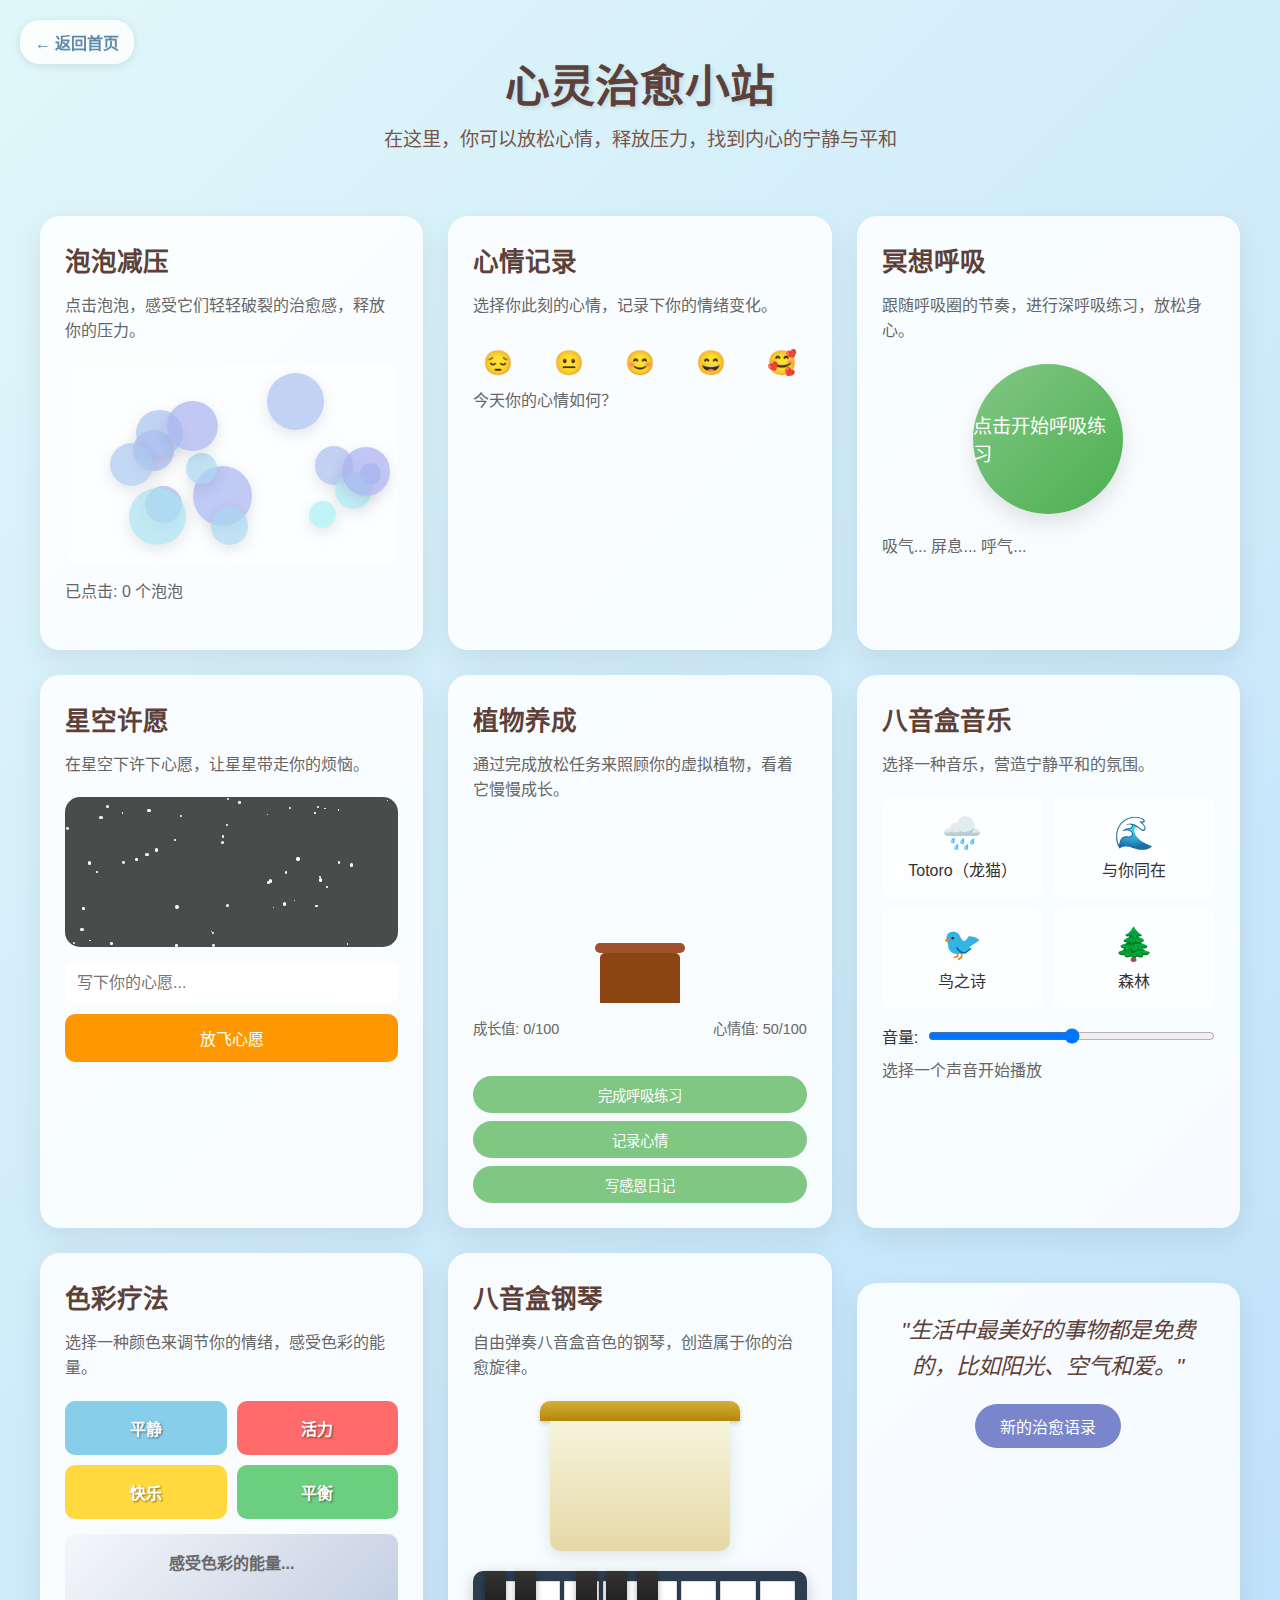
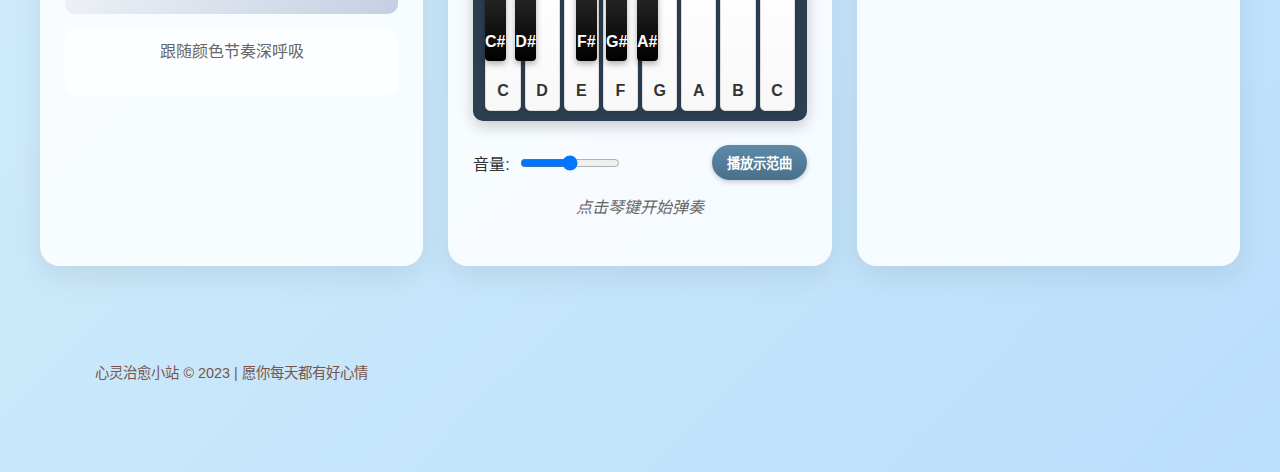
<file: index.html>
<!DOCTYPE html>
<html lang="zh-CN">
<head>
    <meta charset="UTF-8">
    <meta name="viewport" content="width=device-width, initial-scale=1.0">
    <title>心灵治愈小站</title>
    <link rel="stylesheet" href="cure-style.css">
</head>
<body>
    <div class="container">

    <!-- 在header之前添加返回按钮 -->
    <a href="fire.html" class="back-button">← 返回首页</a>

        <header>
            <h1>心灵治愈小站</h1>
            <p class="subtitle">在这里，你可以放松心情，释放压力，找到内心的宁静与平和</p>
        </header>
        
        <div class="features">
            <div class="feature-card">
                <h2>泡泡减压</h2>
                <p>点击泡泡，感受它们轻轻破裂的治愈感，释放你的压力。</p>
                <div class="bubble-area" id="bubbleArea"></div>
                <p>已点击: <span id="bubbleCount">0</span> 个泡泡</p>
            </div>
            
            <div class="feature-card">
                <h2>心情记录</h2>
                <p>选择你此刻的心情，记录下你的情绪变化。</p>
                <div class="mood-tracker">
                    <div class="mood-option" data-mood="sad">😔</div>
                    <div class="mood-option" data-mood="neutral">😐</div>
                    <div class="mood-option" data-mood="happy">😊</div>
                    <div class="mood-option" data-mood="excited">😄</div>
                    <div class="mood-option" data-mood="love">🥰</div>
                </div>
                <p id="moodMessage">今天你的心情如何？</p>
            </div>
            
            <div class="feature-card">
                <h2>冥想呼吸</h2>
                <p>跟随呼吸圈的节奏，进行深呼吸练习，放松身心。</p>
                <div class="breathing-circle" id="breathingCircle">
                    点击开始呼吸练习
                </div>
                <p id="breathInstruction">吸气... 屏息... 呼气...</p>
            </div>
            
            <div class="feature-card">
                <h2>星空许愿</h2>
                <p>在星空下许下心愿，让星星带走你的烦恼。</p>
                <div class="wish-area" id="wishArea"></div>
                <input type="text" class="wish-input" id="wishInput" placeholder="写下你的心愿...">
                <button class="wish-button" id="wishButton">放飞心愿</button>
            </div>
            <!-- 在features网格中添加以下三个卡片 -->

            <!-- 植物养成功能 -->
            <div class="feature-card">
                <h2>植物养成</h2>
                <p>通过完成放松任务来照顾你的虚拟植物，看着它慢慢成长。</p>
                <div class="plant-container">
                    <div class="plant" id="plant">
                        <div class="pot"></div>
                        <div class="stem"></div>
                        <div class="leaf leaf1"></div>
                        <div class="leaf leaf2"></div>
                        <div class="leaf leaf3"></div>
                    </div>
                </div>
                <div class="plant-status">
                    <p>成长值: <span id="growthValue">0</span>/100</p>
                    <p>心情值: <span id="moodValue">50</span>/100</p>
                </div>
                <div class="plant-tasks">
                    <button class="task-btn" id="breatheTask">完成呼吸练习</button>
                    <button class="task-btn" id="moodTask">记录心情</button>
                    <button class="task-btn" id="gratitudeTask">写感恩日记</button>
                </div>
            </div>

            <!-- 自然声音播放器 -->
            <div class="feature-card">
                <h2>八音盒音乐</h2>
                <p>选择一种音乐，营造宁静平和的氛围。</p>
                <div class="sound-player">
                    <div class="sound-option" data-sound="rain">
                        <div class="sound-icon">🌧️</div>
                        <span>Totoro（龙猫）</span>
                    </div>
                    <div class="sound-option" data-sound="waves">
                        <div class="sound-icon">🌊</div>
                        <span>与你同在</span>
                    </div>
                    <div class="sound-option" data-sound="birds">
                        <div class="sound-icon">🐦</div>
                        <span>鸟之诗</span>
                    </div>
                    <div class="sound-option" data-sound="forest">
                        <div class="sound-icon">🌲</div>
                        <span>森林</span>
                    </div>
                </div>
                <div class="volume-control">
                    <span>音量:</span>
                    <input type="range" id="volumeSlider" min="0" max="100" value="50">
                </div>
                <p id="soundStatus">选择一个声音开始播放</p>
            </div>

            <!-- 色彩疗法 -->
            <div class="feature-card">
                <h2>色彩疗法</h2>
                <p>选择一种颜色来调节你的情绪，感受色彩的能量。</p>
                <div class="color-therapy">
                    <div class="color-option" data-color="calm" style="background-color: #87CEEB;">
                        <span>平静</span>
                    </div>
                    <div class="color-option" data-color="energy" style="background-color: #FF6B6B;">
                        <span>活力</span>
                    </div>
                    <div class="color-option" data-color="happy" style="background-color: #FFD93D;">
                        <span>快乐</span>
                    </div>
                    <div class="color-option" data-color="balance" style="background-color: #6BCF7F;">
                        <span>平衡</span>
                    </div>
                </div>
                <div class="color-display" id="colorDisplay">
                    <p>感受色彩的能量...</p>
                </div>
                <div class="breathing-with-color" id="colorBreathing">
                    <p>跟随颜色节奏深呼吸</p>
                </div>
            </div>

        <!-- 八音盒钢琴模块 -->
<div class="feature-card">
    <h2>八音盒钢琴</h2>
    <p>自由弹奏八音盒音色的钢琴，创造属于你的治愈旋律。</p>
    
    <div class="music-box-container">
        <div class="music-box-top"></div>
        <div class="music-box-bottom">
            <div class="dancer" id="dancer"></div>
        </div>
    </div>
    
    <div class="piano-keyboard">
        <!-- 白键 -->
        <div class="white-keys">
            <div class="white-key" data-note="C4">C</div>
            <div class="white-key" data-note="D4">D</div>
            <div class="white-key" data-note="E4">E</div>
            <div class="white-key" data-note="F4">F</div>
            <div class="white-key" data-note="G4">G</div>
            <div class="white-key" data-note="A4">A</div>
            <div class="white-key" data-note="B4">B</div>
            <div class="white-key" data-note="C5">C</div>
        </div>
        
        <!-- 黑键 -->
        <div class="black-keys">
            <div class="black-key" data-note="C#4">C#</div>
            <div class="black-key" data-note="D#4">D#</div>
            <div class="black-key" style="visibility: hidden;"></div> <!-- 占位 -->
            <div class="black-key" data-note="F#4">F#</div>
            <div class="black-key" data-note="G#4">G#</div>
            <div class="black-key" data-note="A#4">A#</div>
            <div class="black-key" style="visibility: hidden;"></div> <!-- 占位 -->
        </div>
    </div>
    
    <div class="piano-controls">
        <div class="volume-control">
            <span>音量:</span>
            <input type="range" id="pianoVolume" min="0" max="100" value="50">
        </div>
        <button class="demo-btn" id="demoBtn">播放示范曲</button>
    </div>
    
    <p id="pianoStatus">点击琴键开始弹奏</p>
</div>



        <div class="quote-section">
            <p class="quote" id="quote">"生活中最美好的事物都是免费的，比如阳光、空气和爱。"</p>
            <button class="new-quote" id="newQuote">新的治愈语录</button>
        </div>
        
        <footer>
            <p>心灵治愈小站 © 2023 | 愿你每天都有好心情</p>
        </footer>
    </div>

    <script src="cure-script.js"></script>
</body>

</html>
</file>
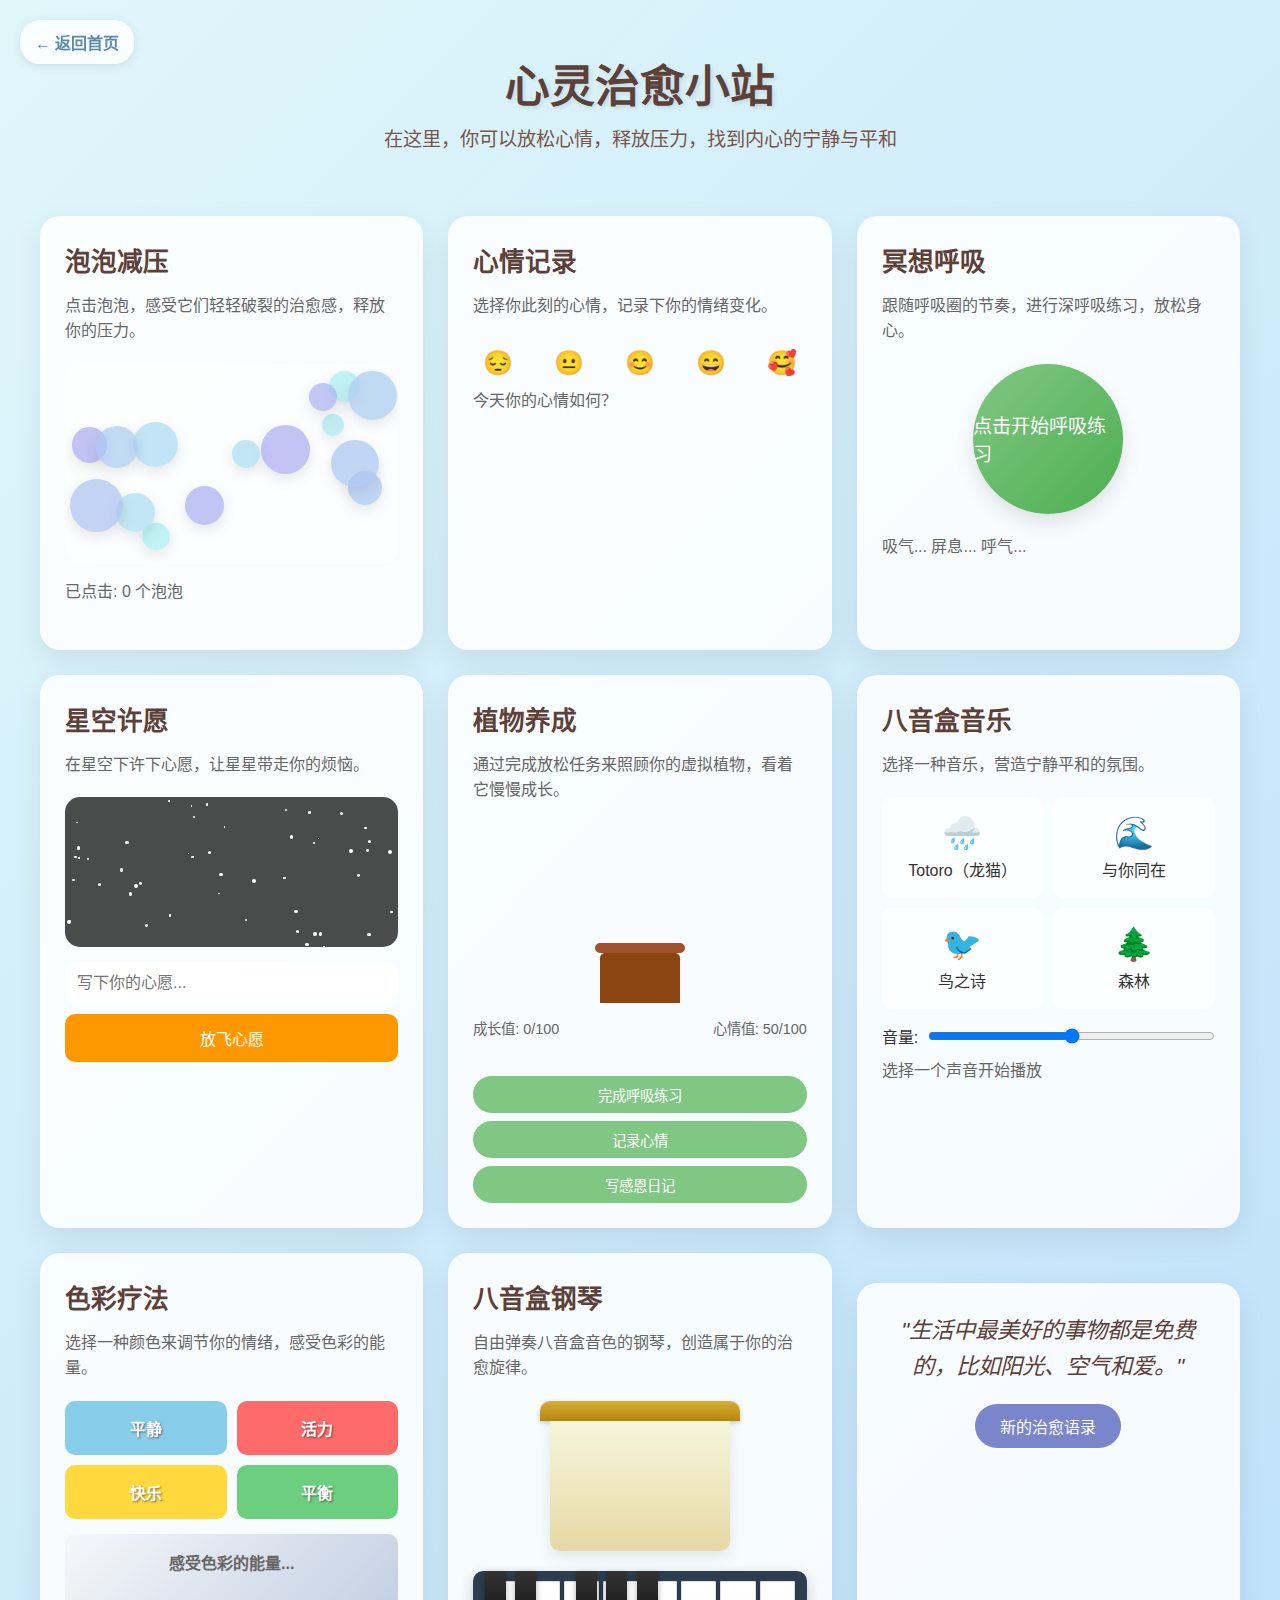
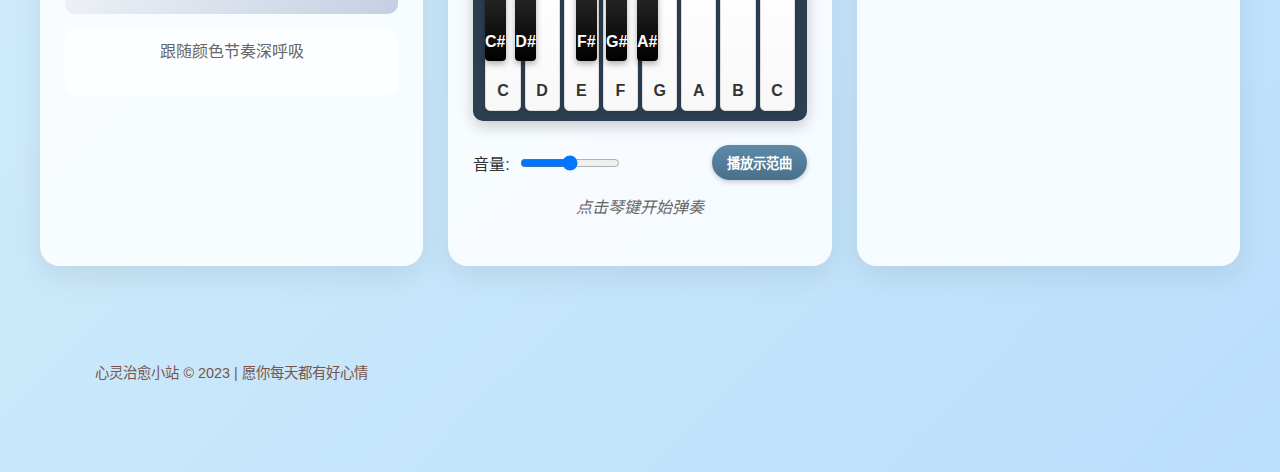
<file: cure.html>
<!DOCTYPE html>
<html lang="zh-CN">
<head>
    <meta charset="UTF-8">
    <meta name="viewport" content="width=device-width, initial-scale=1.0">
    <title>心灵治愈小站</title>
    <link rel="stylesheet" href="cure-style.css">
</head>
<body>
    <div class="container">

    <!-- 在header之前添加返回按钮 -->
    <a href="../main/index.html" class="back-button">← 返回首页</a>

        <header>
            <h1>心灵治愈小站</h1>
            <p class="subtitle">在这里，你可以放松心情，释放压力，找到内心的宁静与平和</p>
        </header>
        
        <div class="features">
            <div class="feature-card">
                <h2>泡泡减压</h2>
                <p>点击泡泡，感受它们轻轻破裂的治愈感，释放你的压力。</p>
                <div class="bubble-area" id="bubbleArea"></div>
                <p>已点击: <span id="bubbleCount">0</span> 个泡泡</p>
            </div>
            
            <div class="feature-card">
                <h2>心情记录</h2>
                <p>选择你此刻的心情，记录下你的情绪变化。</p>
                <div class="mood-tracker">
                    <div class="mood-option" data-mood="sad">😔</div>
                    <div class="mood-option" data-mood="neutral">😐</div>
                    <div class="mood-option" data-mood="happy">😊</div>
                    <div class="mood-option" data-mood="excited">😄</div>
                    <div class="mood-option" data-mood="love">🥰</div>
                </div>
                <p id="moodMessage">今天你的心情如何？</p>
            </div>
            
            <div class="feature-card">
                <h2>冥想呼吸</h2>
                <p>跟随呼吸圈的节奏，进行深呼吸练习，放松身心。</p>
                <div class="breathing-circle" id="breathingCircle">
                    点击开始呼吸练习
                </div>
                <p id="breathInstruction">吸气... 屏息... 呼气...</p>
            </div>
            
            <div class="feature-card">
                <h2>星空许愿</h2>
                <p>在星空下许下心愿，让星星带走你的烦恼。</p>
                <div class="wish-area" id="wishArea"></div>
                <input type="text" class="wish-input" id="wishInput" placeholder="写下你的心愿...">
                <button class="wish-button" id="wishButton">放飞心愿</button>
            </div>
            <!-- 在features网格中添加以下三个卡片 -->

            <!-- 植物养成功能 -->
            <div class="feature-card">
                <h2>植物养成</h2>
                <p>通过完成放松任务来照顾你的虚拟植物，看着它慢慢成长。</p>
                <div class="plant-container">
                    <div class="plant" id="plant">
                        <div class="pot"></div>
                        <div class="stem"></div>
                        <div class="leaf leaf1"></div>
                        <div class="leaf leaf2"></div>
                        <div class="leaf leaf3"></div>
                    </div>
                </div>
                <div class="plant-status">
                    <p>成长值: <span id="growthValue">0</span>/100</p>
                    <p>心情值: <span id="moodValue">50</span>/100</p>
                </div>
                <div class="plant-tasks">
                    <button class="task-btn" id="breatheTask">完成呼吸练习</button>
                    <button class="task-btn" id="moodTask">记录心情</button>
                    <button class="task-btn" id="gratitudeTask">写感恩日记</button>
                </div>
            </div>

            <!-- 自然声音播放器 -->
            <div class="feature-card">
                <h2>八音盒音乐</h2>
                <p>选择一种音乐，营造宁静平和的氛围。</p>
                <div class="sound-player">
                    <div class="sound-option" data-sound="rain">
                        <div class="sound-icon">🌧️</div>
                        <span>Totoro（龙猫）</span>
                    </div>
                    <div class="sound-option" data-sound="waves">
                        <div class="sound-icon">🌊</div>
                        <span>与你同在</span>
                    </div>
                    <div class="sound-option" data-sound="birds">
                        <div class="sound-icon">🐦</div>
                        <span>鸟之诗</span>
                    </div>
                    <div class="sound-option" data-sound="forest">
                        <div class="sound-icon">🌲</div>
                        <span>森林</span>
                    </div>
                </div>
                <div class="volume-control">
                    <span>音量:</span>
                    <input type="range" id="volumeSlider" min="0" max="100" value="50">
                </div>
                <p id="soundStatus">选择一个声音开始播放</p>
            </div>

            <!-- 色彩疗法 -->
            <div class="feature-card">
                <h2>色彩疗法</h2>
                <p>选择一种颜色来调节你的情绪，感受色彩的能量。</p>
                <div class="color-therapy">
                    <div class="color-option" data-color="calm" style="background-color: #87CEEB;">
                        <span>平静</span>
                    </div>
                    <div class="color-option" data-color="energy" style="background-color: #FF6B6B;">
                        <span>活力</span>
                    </div>
                    <div class="color-option" data-color="happy" style="background-color: #FFD93D;">
                        <span>快乐</span>
                    </div>
                    <div class="color-option" data-color="balance" style="background-color: #6BCF7F;">
                        <span>平衡</span>
                    </div>
                </div>
                <div class="color-display" id="colorDisplay">
                    <p>感受色彩的能量...</p>
                </div>
                <div class="breathing-with-color" id="colorBreathing">
                    <p>跟随颜色节奏深呼吸</p>
                </div>
            </div>

        <!-- 八音盒钢琴模块 -->
<div class="feature-card">
    <h2>八音盒钢琴</h2>
    <p>自由弹奏八音盒音色的钢琴，创造属于你的治愈旋律。</p>
    
    <div class="music-box-container">
        <div class="music-box-top"></div>
        <div class="music-box-bottom">
            <div class="dancer" id="dancer"></div>
        </div>
    </div>
    
    <div class="piano-keyboard">
        <!-- 白键 -->
        <div class="white-keys">
            <div class="white-key" data-note="C4">C</div>
            <div class="white-key" data-note="D4">D</div>
            <div class="white-key" data-note="E4">E</div>
            <div class="white-key" data-note="F4">F</div>
            <div class="white-key" data-note="G4">G</div>
            <div class="white-key" data-note="A4">A</div>
            <div class="white-key" data-note="B4">B</div>
            <div class="white-key" data-note="C5">C</div>
        </div>
        
        <!-- 黑键 -->
        <div class="black-keys">
            <div class="black-key" data-note="C#4">C#</div>
            <div class="black-key" data-note="D#4">D#</div>
            <div class="black-key" style="visibility: hidden;"></div> <!-- 占位 -->
            <div class="black-key" data-note="F#4">F#</div>
            <div class="black-key" data-note="G#4">G#</div>
            <div class="black-key" data-note="A#4">A#</div>
            <div class="black-key" style="visibility: hidden;"></div> <!-- 占位 -->
        </div>
    </div>
    
    <div class="piano-controls">
        <div class="volume-control">
            <span>音量:</span>
            <input type="range" id="pianoVolume" min="0" max="100" value="50">
        </div>
        <button class="demo-btn" id="demoBtn">播放示范曲</button>
    </div>
    
    <p id="pianoStatus">点击琴键开始弹奏</p>
</div>



        <div class="quote-section">
            <p class="quote" id="quote">"生活中最美好的事物都是免费的，比如阳光、空气和爱。"</p>
            <button class="new-quote" id="newQuote">新的治愈语录</button>
        </div>
        
        <footer>
            <p>心灵治愈小站 © 2023 | 愿你每天都有好心情</p>
        </footer>
    </div>

    <script src="cure-script.js"></script>
</body>
</html>
</file>
<file: cure-style.css>
* {
    margin: 0;
    padding: 0;
    box-sizing: border-box;
    font-family: 'Helvetica Neue', Arial, sans-serif;
}

body {
    background: linear-gradient(135deg, #e0f7fa 0%, #bbdefb 100%);
    color: #333;
    min-height: 100vh;
    overflow-x: hidden;
    padding: 20px;
}

.container {
    max-width: 1200px;
    margin: 0 auto;
}

header {
    text-align: center;
    padding: 30px 0;
    margin-bottom: 30px;
}

h1 {
    font-size: 2.8rem;
    color: #5d4037;
    margin-bottom: 10px;
    text-shadow: 2px 2px 4px rgba(0,0,0,0.1);
}

.subtitle {
    font-size: 1.2rem;
    color: #795548;
    max-width: 600px;
    margin: 0 auto;
    line-height: 1.6;
}

.features {
    display: grid;
    grid-template-columns: repeat(auto-fit, minmax(300px, 1fr));
    gap: 25px;
    margin-bottom: 40px;
}

.feature-card {
    background: rgba(255, 255, 255, 0.85);
    border-radius: 20px;
    padding: 25px;
    box-shadow: 0 10px 30px rgba(0,0,0,0.08);
    transition: transform 0.3s ease, box-shadow 0.3s ease;
    position: relative;
    overflow: hidden;
}

.feature-card:hover {
    transform: translateY(-5px);
    box-shadow: 0 15px 35px rgba(0,0,0,0.12);
}

.feature-card h2 {
    color: #5d4037;
    margin-bottom: 15px;
    font-size: 1.6rem;
}

.feature-card p {
    color: #666;
    line-height: 1.6;
    margin-bottom: 20px;
}

.bubble-area {
    height: 200px;
    position: relative;
    border-radius: 15px;
    background: rgba(255, 255, 255, 0.5);
    overflow: hidden;
    margin-bottom: 15px;
}

.bubble {
    position: absolute;
    border-radius: 50%;
    background: rgba(255, 255, 255, 0.8);
    box-shadow: 0 5px 15px rgba(0,0,0,0.1);
    cursor: pointer;
    transition: transform 0.2s;
}

.bubble:hover {
    transform: scale(1.1);
}

.bubble.popped {
    animation: pop 0.3s forwards;
}

@keyframes pop {
    0% { transform: scale(1); opacity: 1; }
    50% { transform: scale(1.3); opacity: 0.7; }
    100% { transform: scale(0); opacity: 0; }
}

.mood-tracker {
    display: flex;
    justify-content: space-between;
    margin-top: 15px;
}

.mood-option {
    width: 50px;
    height: 50px;
    border-radius: 50%;
    display: flex;
    align-items: center;
    justify-content: center;
    font-size: 1.5rem;
    cursor: pointer;
    transition: transform 0.2s, background-color 0.3s;
}

.mood-option:hover {
    transform: scale(1.2);
}

.mood-option.selected {
    transform: scale(1.2);
    box-shadow: 0 0 0 3px rgba(255, 193, 7, 0.5);
}

.breathing-circle {
    width: 150px;
    height: 150px;
    border-radius: 50%;
    margin: 20px auto;
    background: linear-gradient(135deg, #81c784, #4caf50);
    display: flex;
    align-items: center;
    justify-content: center;
    color: white;
    font-size: 1.2rem;
    cursor: pointer;
    transition: transform 0.5s ease;
    box-shadow: 0 10px 20px rgba(0,0,0,0.1);
}

.breathing-circle.breathing {
    animation: breathe 8s infinite;
}

@keyframes breathe {
    0% { transform: scale(1); }
    25% { transform: scale(1.2); }
    50% { transform: scale(1); }
    75% { transform: scale(0.8); }
    100% { transform: scale(1); }
}

.wish-area {
    height: 150px;
    border-radius: 15px;
    background: rgba(0, 0, 0, 0.7);
    position: relative;
    overflow: hidden;
    margin-top: 15px;
}

.star {
    position: absolute;
    background-color: white;
    border-radius: 50%;
    animation: twinkle 3s infinite;
}

@keyframes twinkle {
    0%, 100% { opacity: 0.3; }
    50% { opacity: 1; }
}

.wish-input {
    width: 100%;
    padding: 12px;
    border: none;
    border-radius: 10px;
    margin-top: 15px;
    font-size: 1rem;
    background: rgba(255, 255, 255, 0.9);
}

.wish-button {
    width: 100%;
    padding: 12px;
    border: none;
    border-radius: 10px;
    margin-top: 10px;
    background: #ff9800;
    color: white;
    font-size: 1rem;
    cursor: pointer;
    transition: background 0.3s;
}

.wish-button:hover {
    background: #f57c00;
}

.quote-section {
    background: rgba(255, 255, 255, 0.85);
    border-radius: 20px;
    padding: 30px;
    text-align: center;
    margin-top: 30px;
    box-shadow: 0 10px 30px rgba(0,0,0,0.08);
}

.quote {
    font-size: 1.4rem;
    font-style: italic;
    color: #5d4037;
    margin-bottom: 20px;
    line-height: 1.6;
}

.new-quote {
    padding: 10px 25px;
    background: #7986cb;
    color: white;
    border: none;
    border-radius: 30px;
    cursor: pointer;
    font-size: 1rem;
    transition: background 0.3s;
}

.new-quote:hover {
    background: #5c6bc0;
}

footer {
    text-align: center;
    padding: 30px 0;
    color: #795548;
    margin-top: 40px;
    font-size: 0.9rem;
}

@media (max-width: 768px) {
    .features {
        grid-template-columns: 1fr;
    }
    
    h1 {
        font-size: 2.2rem;
    }
}

/* 植物养成样式 */
.plant-container {
    height: 180px;
    display: flex;
    justify-content: center;
    align-items: flex-end;
    margin-bottom: 15px;
}

.plant {
    position: relative;
    transition: all 0.5s ease;
}

.pot {
    width: 80px;
    height: 50px;
    background: #8B4513;
    border-radius: 5px 5px 0 0;
    position: relative;
}

.pot:after {
    content: '';
    position: absolute;
    top: -10px;
    left: -5px;
    right: -5px;
    height: 10px;
    background: #A0522D;
    border-radius: 5px;
}

.stem {
    width: 8px;
    height: 0;
    background: #2E8B57;
    margin: 0 auto;
    transition: height 0.5s ease;
}

.leaf {
    position: absolute;
    width: 0;
    height: 0;
    background: #3CB371;
    border-radius: 50%;
    transition: all 0.5s ease;
}

.leaf1 {
    top: -20px;
    left: 15px;
}

.leaf2 {
    top: -40px;
    left: -10px;
}

.leaf3 {
    top: -60px;
    left: 10px;
}

.plant.level-1 .stem {
    height: 40px;
}

.plant.level-2 .stem {
    height: 60px;
}

.plant.level-2 .leaf1 {
    width: 25px;
    height: 20px;
}

.plant.level-3 .stem {
    height: 80px;
}

.plant.level-3 .leaf1, 
.plant.level-3 .leaf2 {
    width: 25px;
    height: 20px;
}

.plant.level-4 .stem {
    height: 100px;
}

.plant.level-4 .leaf1, 
.plant.level-4 .leaf2,
.plant.level-4 .leaf3 {
    width: 25px;
    height: 20px;
}

.plant.level-5 .stem {
    height: 120px;
}

.plant.level-5 .leaf1, 
.plant.level-5 .leaf2,
.plant.level-5 .leaf3 {
    width: 30px;
    height: 25px;
}

.plant-status {
    display: flex;
    justify-content: space-between;
    margin-bottom: 15px;
    font-size: 0.9rem;
}

.plant-tasks {
    display: flex;
    flex-direction: column;
    gap: 8px;
}

.task-btn {
    padding: 8px 12px;
    background: #81C784;
    color: white;
    border: none;
    border-radius: 20px;
    cursor: pointer;
    transition: background 0.3s;
    font-size: 0.9rem;
}

.task-btn:hover {
    background: #66BB6A;
}

.task-btn:disabled {
    background: #C8E6C9;
    cursor: not-allowed;
}

/* 自然声音播放器样式 */
.sound-player {
    display: grid;
    grid-template-columns: repeat(2, 1fr);
    gap: 10px;
    margin: 15px 0;
}

.sound-option {
    display: flex;
    flex-direction: column;
    align-items: center;
    padding: 15px 10px;
    background: rgba(255, 255, 255, 0.7);
    border-radius: 10px;
    cursor: pointer;
    transition: all 0.3s;
    border: 2px solid transparent;
}

.sound-option:hover {
    background: rgba(255, 255, 255, 0.9);
    transform: translateY(-2px);
}

.sound-option.playing {
    background: #E3F2FD;
    border-color: #2196F3;
}

.sound-icon {
    font-size: 2rem;
    margin-bottom: 5px;
}

.volume-control {
    display: flex;
    align-items: center;
    gap: 10px;
    margin: 10px 0;
}

#volumeSlider {
    flex: 1;
}

/* 色彩疗法样式 */
.color-therapy {
    display: grid;
    grid-template-columns: repeat(2, 1fr);
    gap: 10px;
    margin: 15px 0;
}

.color-option {
    display: flex;
    align-items: center;
    justify-content: center;
    padding: 15px;
    border-radius: 10px;
    cursor: pointer;
    transition: all 0.3s;
    color: white;
    text-shadow: 1px 1px 2px rgba(0,0,0,0.5);
    font-weight: bold;
}

.color-option:hover {
    transform: scale(1.05);
    box-shadow: 0 5px 15px rgba(0,0,0,0.2);
}

.color-display {
    height: 80px;
    border-radius: 10px;
    display: flex;
    align-items: center;
    justify-content: center;
    margin: 15px 0;
    background: linear-gradient(135deg, #f5f7fa 0%, #c3cfe2 100%);
    transition: all 1s ease;
    color: #333;
    font-weight: bold;
}

.breathing-with-color {
    padding: 10px;
    border-radius: 10px;
    text-align: center;
    background: rgba(255, 255, 255, 0.7);
    transition: all 0.5s ease;
}

/* 响应式设计 */
@media (max-width: 768px) {
    .sound-player,
    .color-therapy {
        grid-template-columns: 1fr;
    }
    
    .plant-status {
        flex-direction: column;
        gap: 5px;
    }
}


/* 返回按钮样式 */
.back-button {
    position: fixed;
    top: 20px;
    left: 20px;
    background-color: rgba(255, 255, 255, 0.8);
    padding: 10px 15px;
    border-radius: 20px;
    text-decoration: none;
    color: #5d8aa8;
    font-weight: bold;
    box-shadow: 0 2px 10px rgba(0, 0, 0, 0.1);
    z-index: 1000;
    transition: all 0.3s ease;
}

.back-button:hover {
    background-color: #5d8aa8;
    color: white;
    transform: translateX(-5px);
}

/* 八音盒钢琴样式 */
.music-box-container {
    width: 200px;
    height: 150px;
    position: relative;
    margin: 0 auto 20px;
    perspective: 1000px;
}

.music-box-top {
    width: 200px;
    height: 20px;
    background: linear-gradient(to bottom, #d4af37, #b8860b);
    border-radius: 10px 10px 0 0;
    box-shadow: 0 2px 5px rgba(0, 0, 0, 0.2);
}

.music-box-bottom {
    width: 180px;
    height: 130px;
    background: linear-gradient(to bottom, #f5f5dc, #e6d8a5);
    margin: 0 auto;
    border-radius: 0 0 10px 10px;
    box-shadow: 0 5px 15px rgba(0, 0, 0, 0.1);
    position: relative;
    overflow: hidden;
}

.dancer {
    width: 30px;
    height: 30px;
    background-color: #d4af37;
    border-radius: 50%;
    position: absolute;
    bottom: 20px;
    left: 50%;
    transform: translateX(-50%);
    opacity: 0;
    transition: opacity 0.3s ease;
}

.playing .dancer {
    opacity: 1;
    animation: dance 0.5s infinite alternate ease-in-out;
}

@keyframes dance {
    0% { transform: translateX(-50%) scale(1); }
    100% { transform: translateX(-50%) scale(1.2); }
}

/* 钢琴键盘样式 */
.piano-keyboard {
    position: relative;
    width: 100%;
    height: 150px;
    margin: 20px 0;
    background: #2c3e50;
    border-radius: 10px;
    padding: 10px;
    box-shadow: 0 5px 15px rgba(0, 0, 0, 0.2);
}

.white-keys {
    display: flex;
    height: 100%;
    position: relative;
}

.white-key {
    flex: 1;
    background: linear-gradient(to bottom, #fff 0%, #f8f8f8 100%);
    border: 1px solid #ddd;
    border-radius: 0 0 5px 5px;
    margin: 0 2px;
    display: flex;
    align-items: flex-end;
    justify-content: center;
    padding-bottom: 10px;
    font-weight: bold;
    color: #333;
    cursor: pointer;
    user-select: none;
    transition: all 0.1s ease;
    box-shadow: 0 2px 4px rgba(0, 0, 0, 0.1);
}

.white-key:hover {
    background: linear-gradient(to bottom, #f0f0f0 0%, #e8e8e8 100%);
}

.white-key:active, .white-key.active {
    background: linear-gradient(to bottom, #e8e8e8 0%, #d8d8d8 100%);
    transform: translateY(2px);
    box-shadow: 0 1px 2px rgba(0, 0, 0, 0.1);
}

.black-keys {
    position: absolute;
    top: 0;
    left: 0;
    right: 0;
    display: flex;
    height: 60%;
    padding: 0 2%;
}

.black-key {
    width: 6.5%;
    background: linear-gradient(to bottom, #333 0%, #000 100%);
    border-radius: 0 0 4px 4px;
    margin: 0 1.5%;
    display: flex;
    align-items: flex-end;
    justify-content: center;
    padding-bottom: 10px;
    color: white;
    font-weight: bold;
    cursor: pointer;
    user-select: none;
    z-index: 2;
    transition: all 0.1s ease;
    box-shadow: 0 3px 6px rgba(0, 0, 0, 0.3);
}

.black-key:hover {
    background: linear-gradient(to bottom, #444 0%, #111 100%);
}

.black-key:active, .black-key.active {
    background: linear-gradient(to bottom, #222 0%, #000 100%);
    transform: translateY(1px);
    box-shadow: 0 2px 4px rgba(0, 0, 0, 0.3);
}

/* 隐藏占位的黑键 */
.black-key[style*="visibility: hidden"] {
    visibility: hidden !important;
}

/* 钢琴控制区域 */
.piano-controls {
    display: flex;
    justify-content: space-between;
    align-items: center;
    margin-top: 15px;
    flex-wrap: wrap;
    gap: 10px;
}

.volume-control {
    display: flex;
    align-items: center;
    gap: 10px;
}

#pianoVolume {
    width: 100px;
}

.demo-btn {
    background: linear-gradient(to bottom, #5d8aa8, #4a6f8a);
    color: white;
    border: none;
    padding: 8px 15px;
    border-radius: 20px;
    cursor: pointer;
    font-weight: bold;
    transition: all 0.3s ease;
    box-shadow: 0 2px 5px rgba(0, 0, 0, 0.2);
}

.demo-btn:hover {
    background: linear-gradient(to bottom, #4a6f8a, #3a5a70);
    transform: translateY(-2px);
    box-shadow: 0 4px 8px rgba(0, 0, 0, 0.2);
}

.demo-btn:active {
    transform: translateY(0);
}

#pianoStatus {
    text-align: center;
    margin-top: 10px;
    font-style: italic;
    color: #666;
    min-height: 20px;
}
</file>
